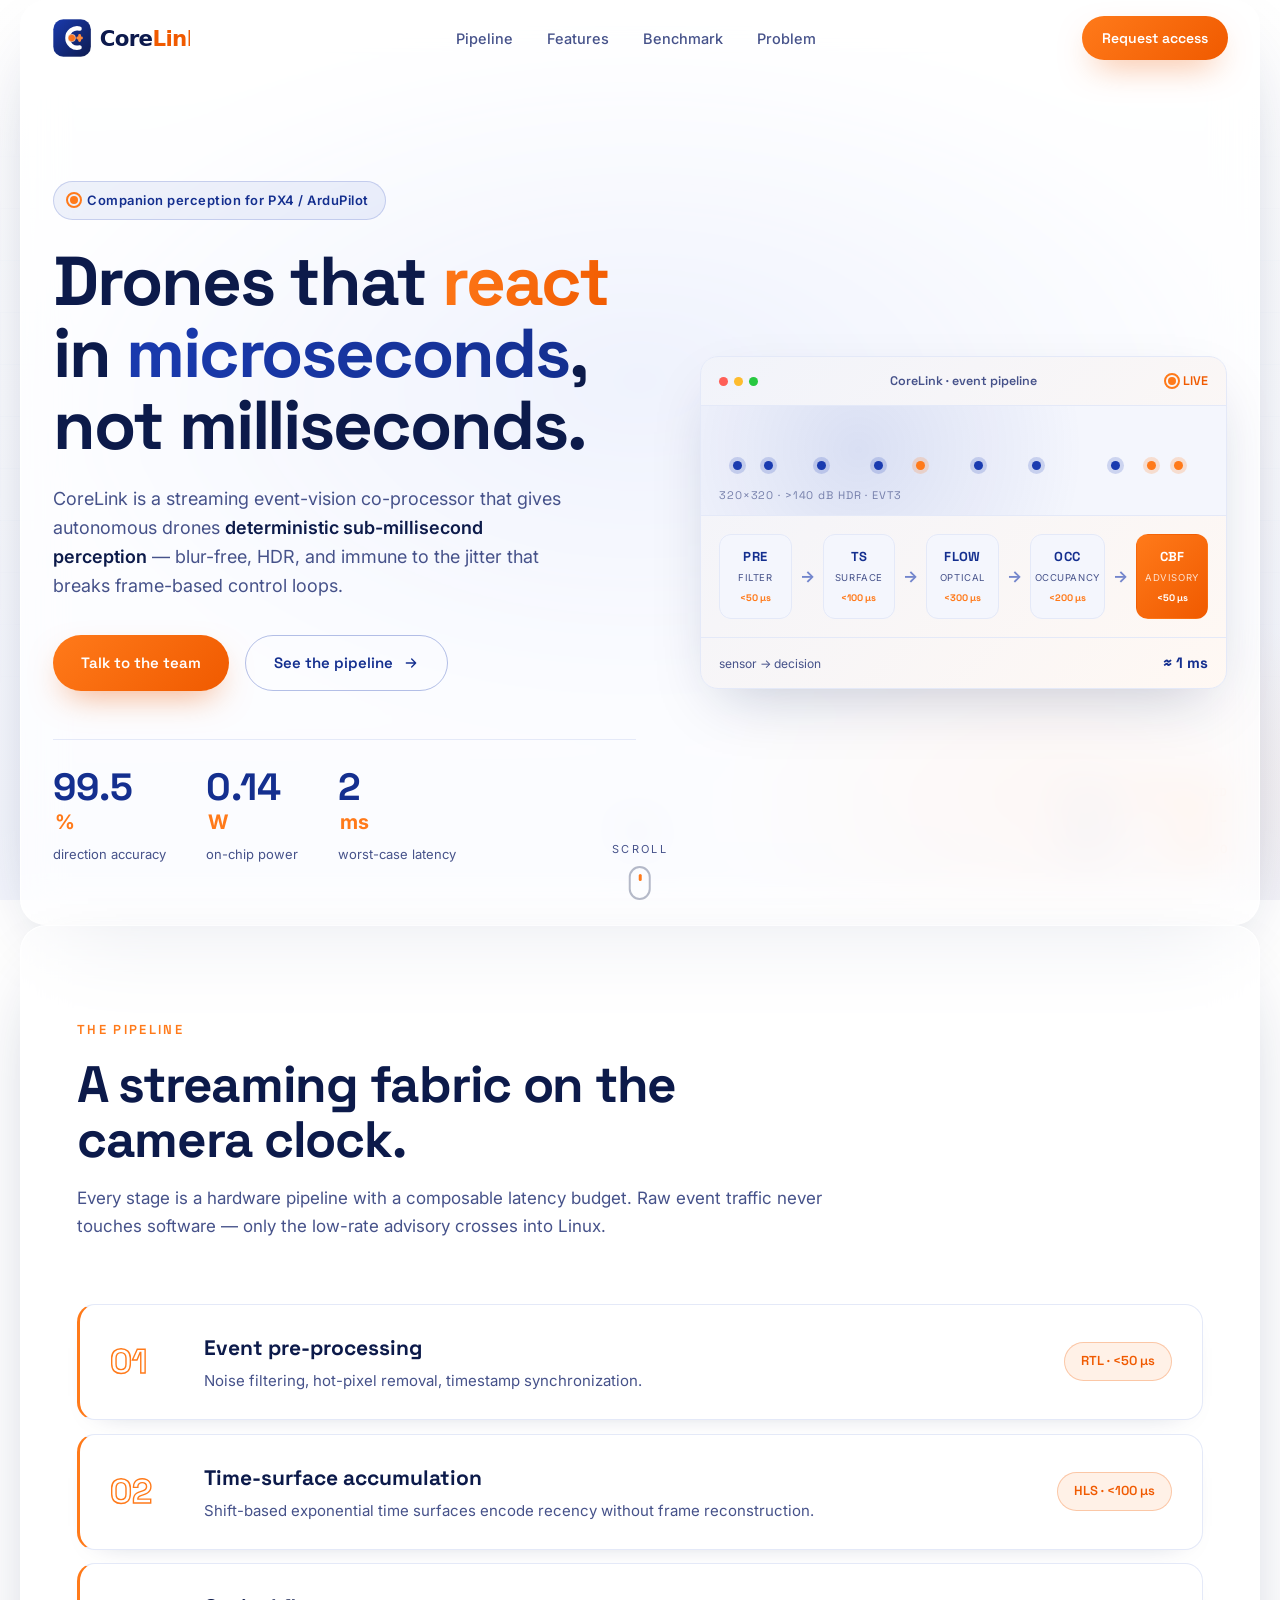
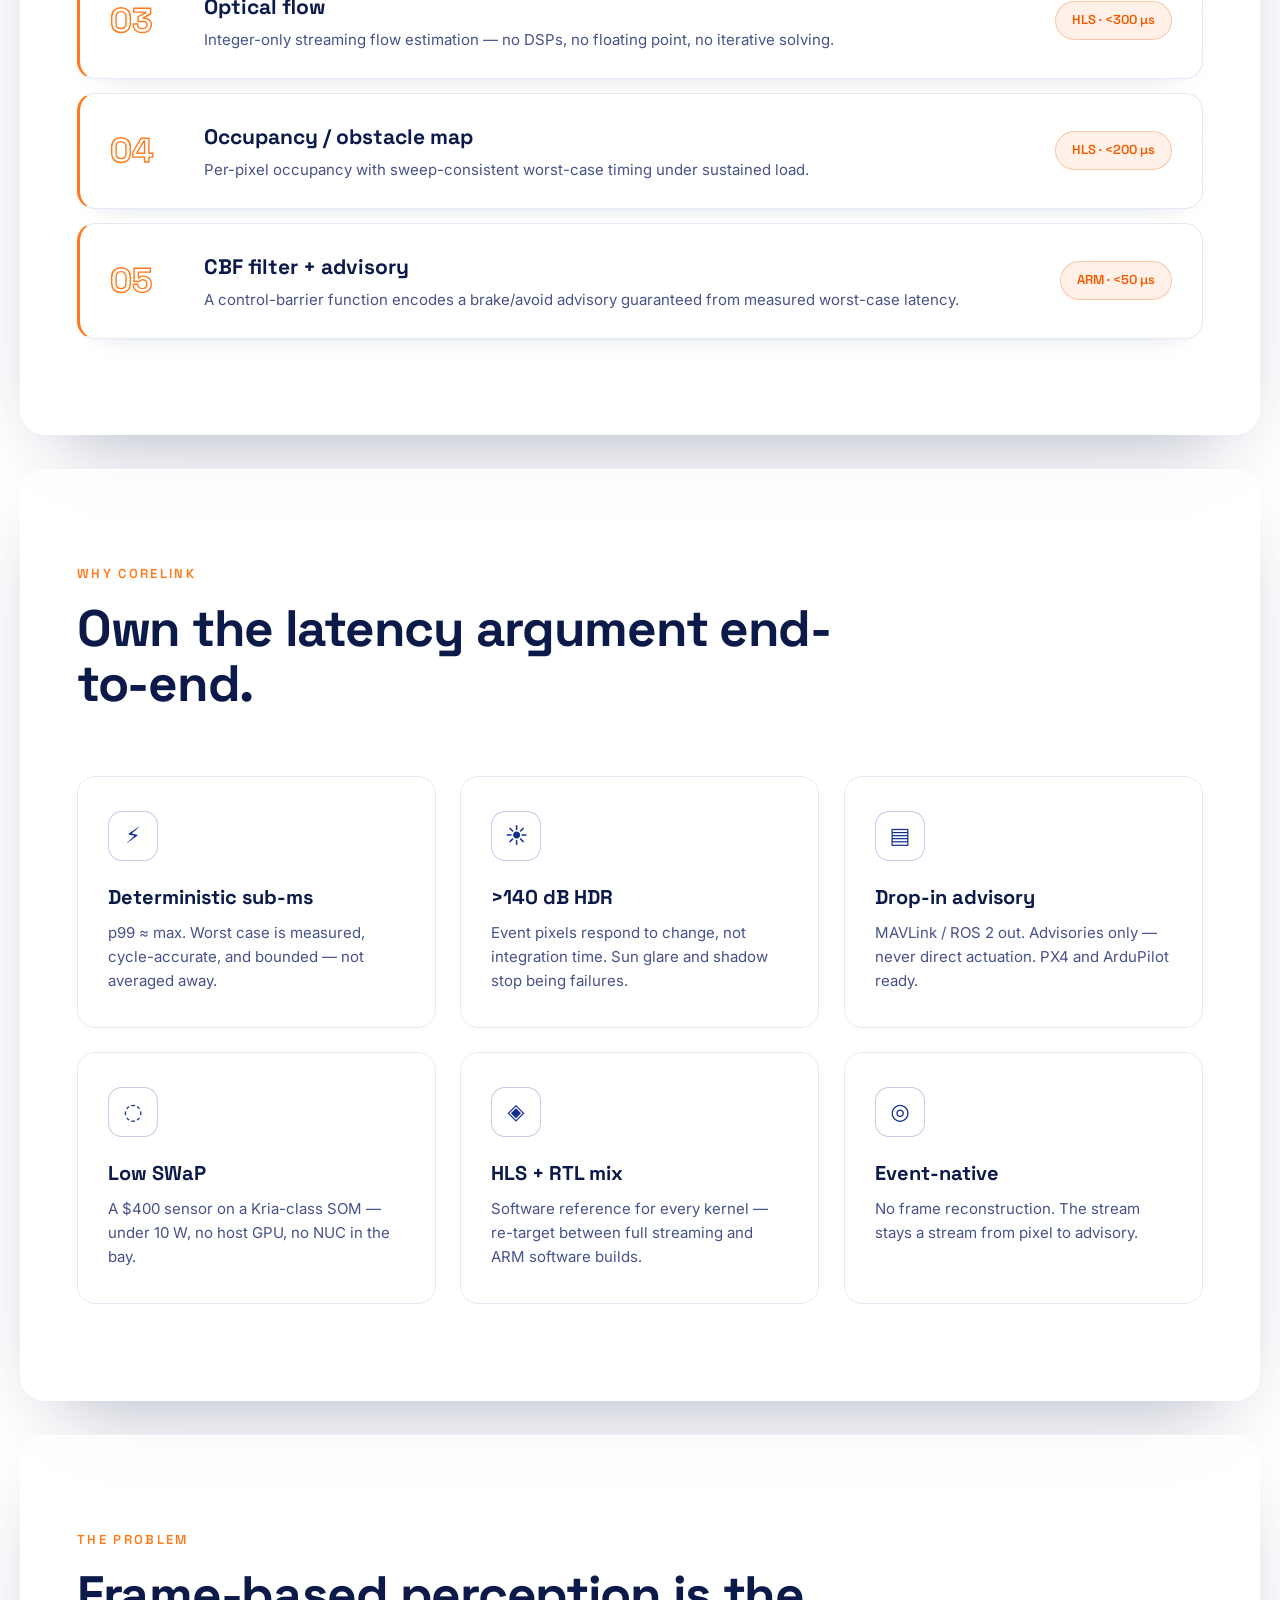
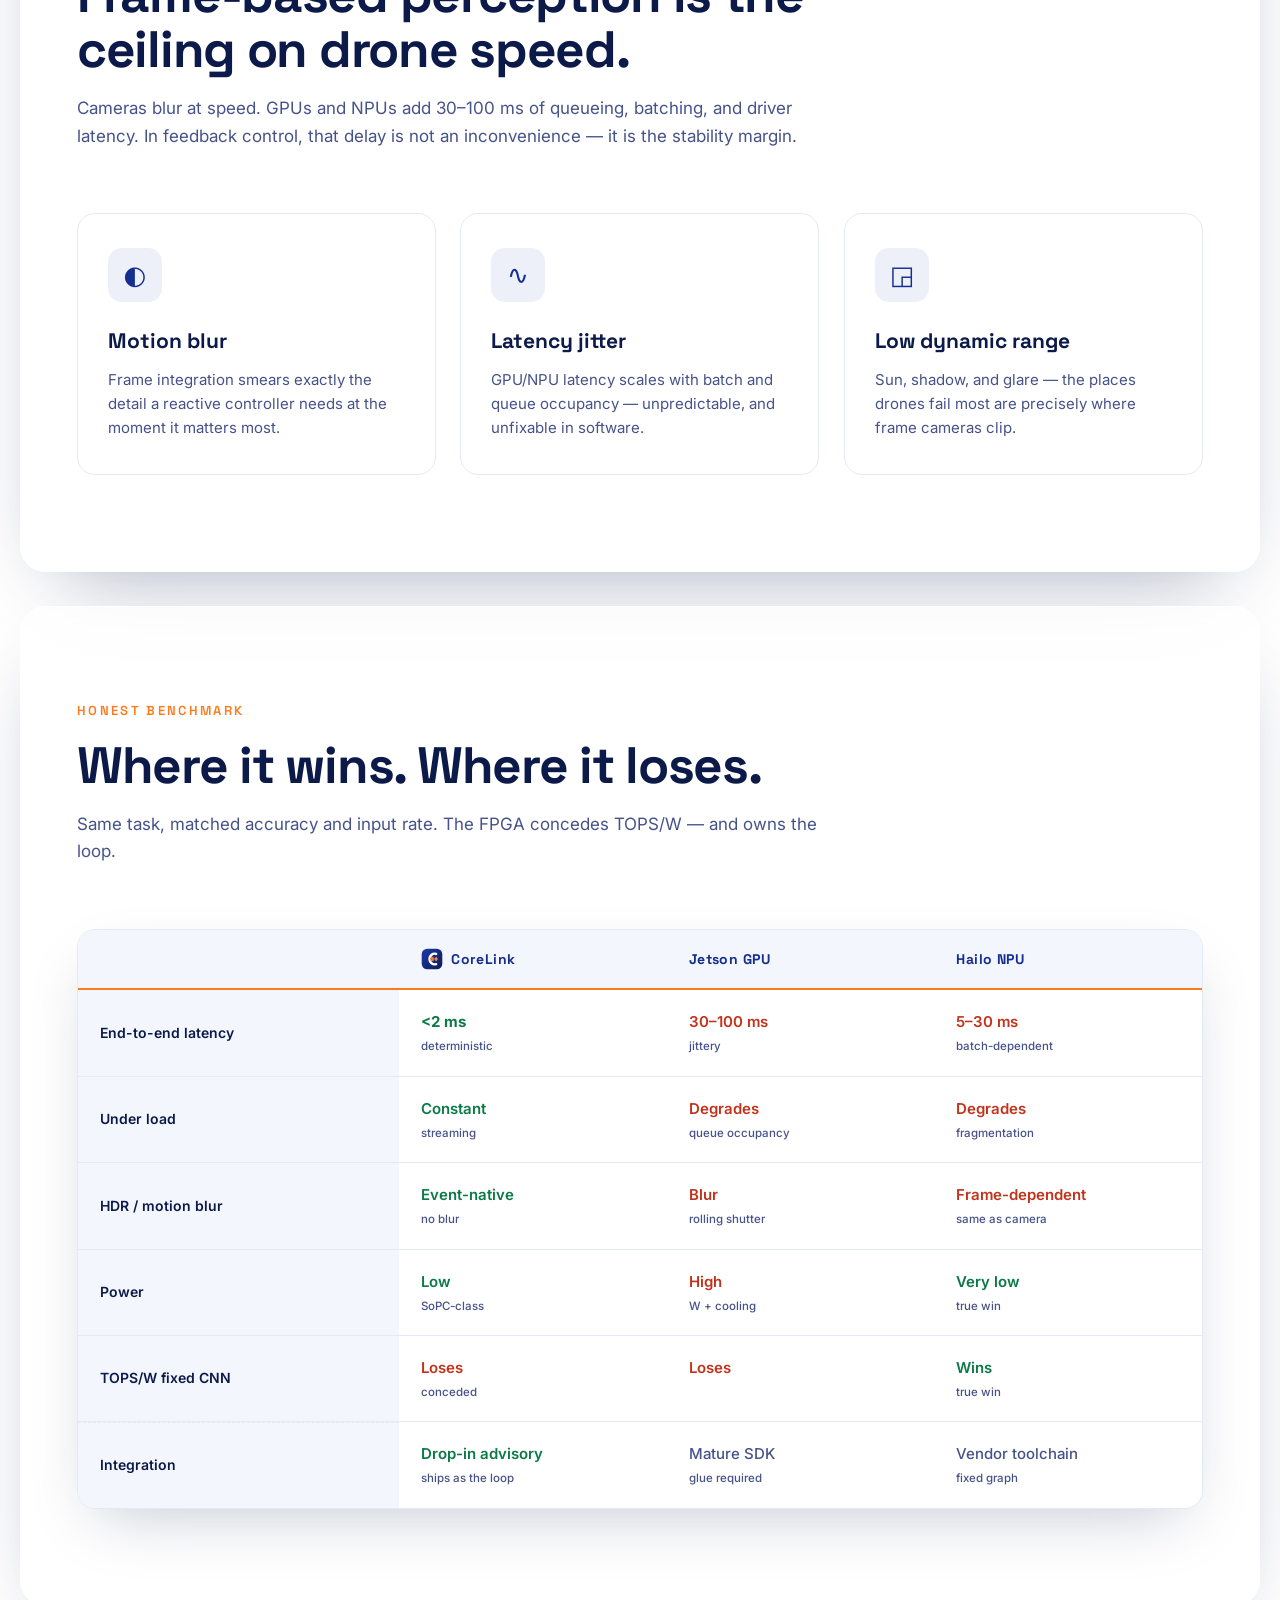
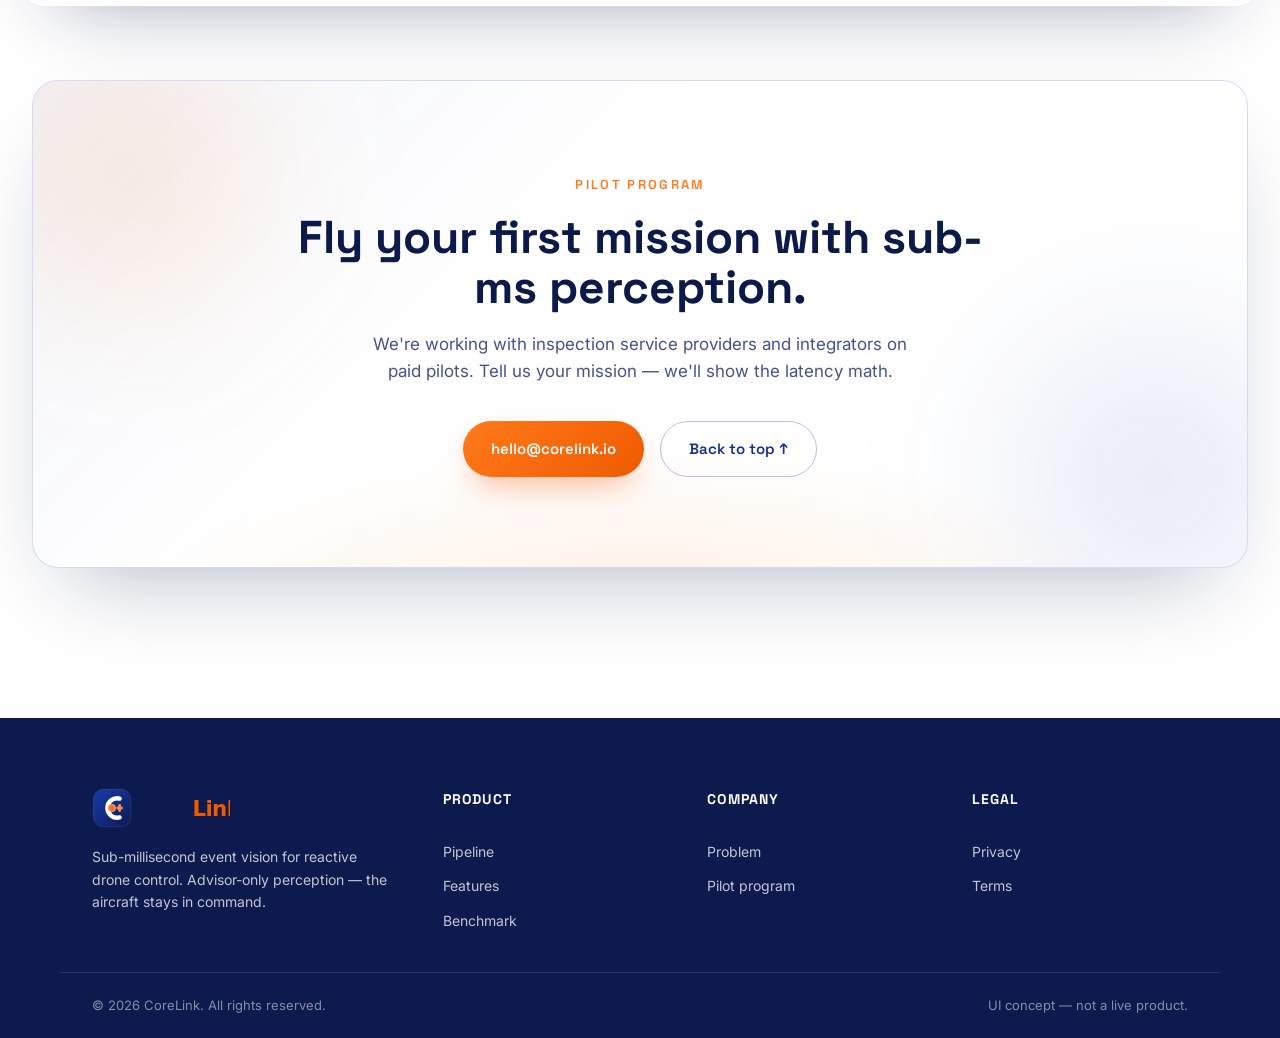
<file: website/index.html>
<!DOCTYPE html>
<html lang="en">
<head>
<meta charset="UTF-8">
<meta name="viewport" content="width=device-width, initial-scale=1.0">
<title>CoreLink — Sub-millisecond event vision for reactive drone control</title>
<link rel="icon" type="image/svg+xml" href="assets/favicon.svg">
<link rel="preconnect" href="https://fonts.googleapis.com">
<link rel="preconnect" href="https://fonts.gstatic.com" crossorigin>
<link href="https://fonts.googleapis.com/css2?family=Space+Grotesk:wght@400;500;600;700&family=Inter:wght@400;500;600;700&display=swap" rel="stylesheet">
<link rel="stylesheet" href="styles.css">
</head>
<body>

<!-- Scroll progress bar -->
<div class="scroll-progress" id="scrollProgress"></div>

<!-- ============ FIXED 3D BACKGROUND (never scrolls) ============ -->
<div class="scene-bg" id="sceneBg">
  <canvas id="drone-canvas" aria-label="CoreLink 3D scene — drone decomposing into an FPGA chip"></canvas>

  <div class="scene-hud">
    <div class="hud-row"><span>STATUS</span><b id="hudStatus">LINK ACQUIRED</b></div>
    <div class="hud-row"><span>LATENCY</span><b id="hudLatency">—</b></div>
    <div class="hud-row"><span>MODULE</span><b id="hudModule">GENX320</b></div>
  </div>

  <div class="scene-scrollhint" id="sceneScrollhint">
    <span>scroll</span>
    <svg width="16" height="16" viewBox="0 0 24 24" fill="none"><path d="M12 5v14m-6-6 6 6 6-6" stroke="currentColor" stroke-width="2" stroke-linecap="round" stroke-linejoin="round"/></svg>
  </div>
</div>

<!-- ============ NAV ============ -->
<header class="nav" id="nav">
  <div class="nav-inner">
    <a href="#top" class="brand">
      <img class="brand-logo" src="assets/logo.svg" alt="CoreLink">
    </a>
    <nav class="nav-links">
      <a href="#pipeline">Pipeline</a>
      <a href="#features">Features</a>
      <a href="#compare">Benchmark</a>
      <a href="#problem">Problem</a>
    </nav>
    <a href="#cta" class="btn btn-primary btn-sm">Request access</a>
  </div>
</header>

<main id="top">

  <!-- ============ HERO ============ -->
  <section class="hero glass">
    <div class="hero-inner">
      <div class="hero-copy reveal">
        <div class="badge">
          <span class="pulse-dot"></span>
          Companion perception for PX4 / ArduPilot
        </div>
        <h1>
          Drones that <span class="grad-orange">react</span> in
          <span class="grad-blue">microseconds</span>, not milliseconds.
        </h1>
        <p class="lead">
          CoreLink is a streaming event-vision co-processor that gives autonomous
          drones <strong>deterministic sub-millisecond perception</strong> — blur-free,
          HDR, and immune to the jitter that breaks frame-based control loops.
        </p>
        <div class="hero-cta">
          <a href="#cta" class="btn btn-primary">Talk to the team</a>
          <a href="#pipeline" class="btn btn-ghost">See the pipeline
            <svg width="16" height="16" viewBox="0 0 24 24" fill="none"><path d="M5 12h14m-6-6 6 6-6 6" stroke="currentColor" stroke-width="2" stroke-linecap="round" stroke-linejoin="round"/></svg>
          </a>
        </div>
        <div class="hero-stats">
          <div class="stat" data-count="99.5" data-decimals="1"><span class="stat-num">0</span><span class="stat-suffix">%</span><span class="stat-label">direction accuracy</span></div>
          <div class="stat" data-count="0.14" data-decimals="2"><span class="stat-num">0</span><span class="stat-suffix">W</span><span class="stat-label">on-chip power</span></div>
          <div class="stat" data-count="2" data-decimals="0"><span class="stat-num">0</span><span class="stat-suffix">ms</span><span class="stat-label">worst-case latency</span></div>
        </div>
      </div>

      <div class="hero-visual reveal" data-delay="120">
        <div class="chip-card">
          <div class="chip-head">
            <span class="chip-dots"><i></i><i></i><i></i></span>
            <span>CoreLink · event pipeline</span>
            <span class="live-tag"><span class="pulse-dot"></span> LIVE</span>
          </div>
          <div class="stream">
            <div class="stream-row">
              <span class="evt" style="--x:6%;--d:0s"></span>
              <span class="evt" style="--x:22%;--d:.4s"></span>
              <span class="evt" style="--x:41%;--d:.9s"></span>
              <span class="evt" style="--x:63%;--d:.2s"></span>
              <span class="evt" style="--x:78%;--d:1.3s"></span>
              <span class="evt" style="--x:90%;--d:.6s"></span>
              <span class="evt" style="--x:12%;--d:1.7s"></span>
              <span class="evt" style="--x:52%;--d:2.1s"></span>
              <span class="evt" style="--x:85%;--d:1.1s"></span>
              <span class="evt" style="--x:33%;--d:2.6s"></span>
            </div>
            <div class="stream-guide">320×320 · &gt;140 dB HDR · EVT3</div>
          </div>
          <div class="flow">
            <div class="flow-stage">
              <b>PRE</b><span>filter</span>
              <small>&lt;50 µs</small>
            </div>
            <div class="flow-arrow">→</div>
            <div class="flow-stage">
              <b>TS</b><span>surface</span>
              <small>&lt;100 µs</small>
            </div>
            <div class="flow-arrow">→</div>
            <div class="flow-stage">
              <b>FLOW</b><span>optical</span>
              <small>&lt;300 µs</small>
            </div>
            <div class="flow-arrow">→</div>
            <div class="flow-stage">
              <b>OCC</b><span>occupancy</span>
              <small>&lt;200 µs</small>
            </div>
            <div class="flow-arrow">→</div>
            <div class="flow-stage flow-stage--out">
              <b>CBF</b><span>advisory</span>
              <small>&lt;50 µs</small>
            </div>
          </div>
          <div class="chip-foot">
            <span>sensor → decision</span>
            <span class="chip-total">≈ 1 ms</span>
          </div>
        </div>
      </div>
    </div>

    <div class="hero-scroll">
      <span>scroll</span>
      <div class="mouse"><i></i></div>
    </div>
  </section>

  <!-- ============ PIPELINE ============ -->
  <section class="section pipeline glass" id="pipeline">
    <div class="section-inner">
      <div class="section-head reveal">
        <span class="kicker">The pipeline</span>
        <h2>A streaming fabric on the camera clock.</h2>
        <p>Every stage is a hardware pipeline with a composable latency budget. Raw event traffic never touches software — only the low-rate advisory crosses into Linux.</p>
      </div>
      <div class="pipeline-list">
        <div class="pl-stage reveal">
          <span class="pl-num">01</span>
          <div class="pl-body">
            <h3>Event pre-processing</h3>
            <p>Noise filtering, hot-pixel removal, timestamp synchronization.</p>
          </div>
          <span class="pl-lat">RTL · &lt;50 µs</span>
        </div>
        <div class="pl-stage reveal">
          <span class="pl-num">02</span>
          <div class="pl-body">
            <h3>Time-surface accumulation</h3>
            <p>Shift-based exponential time surfaces encode recency without frame reconstruction.</p>
          </div>
          <span class="pl-lat">HLS · &lt;100 µs</span>
        </div>
        <div class="pl-stage reveal">
          <span class="pl-num">03</span>
          <div class="pl-body">
            <h3>Optical flow</h3>
            <p>Integer-only streaming flow estimation — no DSPs, no floating point, no iterative solving.</p>
          </div>
          <span class="pl-lat">HLS · &lt;300 µs</span>
        </div>
        <div class="pl-stage reveal">
          <span class="pl-num">04</span>
          <div class="pl-body">
            <h3>Occupancy / obstacle map</h3>
            <p>Per-pixel occupancy with sweep-consistent worst-case timing under sustained load.</p>
          </div>
          <span class="pl-lat">HLS · &lt;200 µs</span>
        </div>
        <div class="pl-stage reveal">
          <span class="pl-num">05</span>
          <div class="pl-body">
            <h3>CBF filter + advisory</h3>
            <p>A control-barrier function encodes a brake/avoid advisory guaranteed from measured worst-case latency.</p>
          </div>
          <span class="pl-lat">ARM · &lt;50 µs</span>
        </div>
      </div>
    </div>
  </section>

  <!-- ============ FEATURES ============ -->
  <section class="section features glass" id="features">
    <div class="section-inner">
      <div class="section-head reveal">
        <span class="kicker">Why CoreLink</span>
        <h2>Own the latency argument end-to-end.</h2>
      </div>
      <div class="feature-grid">
        <div class="feature-card reveal">
          <div class="feat-icon">⚡</div>
          <h3>Deterministic sub-ms</h3>
          <p>p99 ≈ max. Worst case is measured, cycle-accurate, and bounded — not averaged away.</p>
        </div>
        <div class="feature-card reveal" data-delay="60">
          <div class="feat-icon">☀</div>
          <h3>&gt;140 dB HDR</h3>
          <p>Event pixels respond to change, not integration time. Sun glare and shadow stop being failures.</p>
        </div>
        <div class="feature-card reveal" data-delay="120">
          <div class="feat-icon">▤</div>
          <h3>Drop-in advisory</h3>
          <p>MAVLink / ROS 2 out. Advisories only — never direct actuation. PX4 and ArduPilot ready.</p>
        </div>
        <div class="feature-card reveal" data-delay="0">
          <div class="feat-icon">◌</div>
          <h3>Low SWaP</h3>
          <p>A $400 sensor on a Kria-class SOM — under 10 W, no host GPU, no NUC in the bay.</p>
        </div>
        <div class="feature-card reveal" data-delay="60">
          <div class="feat-icon">◈</div>
          <h3>HLS + RTL mix</h3>
          <p>Software reference for every kernel — re-target between full streaming and ARM software builds.</p>
        </div>
        <div class="feature-card reveal" data-delay="120">
          <div class="feat-icon">◎</div>
          <h3>Event-native</h3>
          <p>No frame reconstruction. The stream stays a stream from pixel to advisory.</p>
        </div>
      </div>
    </div>
  </section>

  <!-- ============ PROBLEM ============ -->
  <section class="section problem glass" id="problem">
    <div class="section-inner">
      <div class="section-head reveal">
        <span class="kicker">The problem</span>
        <h2>Frame-based perception is the ceiling on drone speed.</h2>
        <p>Cameras blur at speed. GPUs and NPUs add 30–100 ms of queueing, batching, and driver latency. In feedback control, that delay is not an inconvenience — it is the stability margin.</p>
      </div>
      <div class="problem-grid">
        <div class="problem-card reveal">
          <div class="problem-icon">◐</div>
          <h3>Motion blur</h3>
          <p>Frame integration smears exactly the detail a reactive controller needs at the moment it matters most.</p>
        </div>
        <div class="problem-card reveal" data-delay="80">
          <div class="problem-icon">∿</div>
          <h3>Latency jitter</h3>
          <p>GPU/NPU latency scales with batch and queue occupancy — unpredictable, and unfixable in software.</p>
        </div>
        <div class="problem-card reveal" data-delay="160">
          <div class="problem-icon">◲</div>
          <h3>Low dynamic range</h3>
          <p>Sun, shadow, and glare — the places drones fail most are precisely where frame cameras clip.</p>
        </div>
      </div>
    </div>
  </section>

  <!-- ============ COMPARE ============ -->
  <section class="section compare glass" id="compare">
    <div class="section-inner">
      <div class="section-head reveal">
        <span class="kicker">Honest benchmark</span>
        <h2>Where it wins. Where it loses.</h2>
        <p>Same task, matched accuracy and input rate. The FPGA concedes TOPS/W — and owns the loop.</p>
      </div>
      <div class="compare-wrap reveal">
        <div class="compare-table">
          <div class="ct-row ct-head">
            <div></div><div><img src="assets/logo-mark.svg" alt="CoreLink" class="ct-logo"> CoreLink</div><div>Jetson GPU</div><div>Hailo NPU</div>
          </div>
          <div class="ct-row">
            <div class="ct-label">End-to-end latency</div>
            <div class="ct-cell ct-win"><b>&lt;2 ms</b><small>deterministic</small></div>
            <div class="ct-cell ct-lose">30–100 ms<small>jittery</small></div>
            <div class="ct-cell ct-lose">5–30 ms<small>batch-dependent</small></div>
          </div>
          <div class="ct-row">
            <div class="ct-label">Under load</div>
            <div class="ct-cell ct-win">Constant<small>streaming</small></div>
            <div class="ct-cell ct-lose">Degrades<small>queue occupancy</small></div>
            <div class="ct-cell ct-lose">Degrades<small>fragmentation</small></div>
          </div>
          <div class="ct-row">
            <div class="ct-label">HDR / motion blur</div>
            <div class="ct-cell ct-win">Event-native<small>no blur</small></div>
            <div class="ct-cell ct-lose">Blur<small>rolling shutter</small></div>
            <div class="ct-cell ct-lose">Frame-dependent<small>same as camera</small></div>
          </div>
          <div class="ct-row">
            <div class="ct-label">Power</div>
            <div class="ct-cell ct-win">Low<small>SoPC-class</small></div>
            <div class="ct-cell ct-lose">High<small>W + cooling</small></div>
            <div class="ct-cell ct-win">Very low<small>true win</small></div>
          </div>
          <div class="ct-row">
            <div class="ct-label">TOPS/W fixed CNN</div>
            <div class="ct-cell ct-lose">Loses<small>conceded</small></div>
            <div class="ct-cell ct-lose">Loses</div>
            <div class="ct-cell ct-win">Wins<small>true win</small></div>
          </div>
          <div class="ct-row ct-foot">
            <div class="ct-label">Integration</div>
            <div class="ct-cell ct-win">Drop-in advisory<small>ships as the loop</small></div>
            <div class="ct-cell ct-neutral">Mature SDK<small>glue required</small></div>
            <div class="ct-cell ct-neutral">Vendor toolchain<small>fixed graph</small></div>
          </div>
        </div>
      </div>
    </div>
  </section>

  <!-- ============ CTA ============ -->
  <section class="section cta" id="cta">
    <div class="cta-card reveal">
      <div class="cta-orbs" aria-hidden="true"></div>
      <span class="kicker">Pilot program</span>
      <h2>Fly your first mission with sub-ms perception.</h2>
      <p>We're working with inspection service providers and integrators on paid pilots. Tell us your mission — we'll show the latency math.</p>
      <div class="cta-actions">
        <a href="mailto:hello@corelink.io" class="btn btn-primary">hello@corelink.io</a>
        <a href="#top" class="btn btn-ghost">Back to top ↑</a>
      </div>
    </div>
  </section>

</main>

<!-- ============ FOOTER ============ -->
<footer class="footer">
  <div class="footer-inner">
    <div class="footer-brand">
      <img class="brand-logo" src="assets/logo.svg" alt="CoreLink">
      <p>Sub-millisecond event vision for reactive drone control. Advisor-only perception — the aircraft stays in command.</p>
    </div>
    <div class="footer-cols">
      <div>
        <h4>Product</h4>
        <a href="#pipeline">Pipeline</a>
        <a href="#features">Features</a>
        <a href="#compare">Benchmark</a>
      </div>
      <div>
        <h4>Company</h4>
        <a href="#problem">Problem</a>
        <a href="#cta">Pilot program</a>
      </div>
      <div>
        <h4>Legal</h4>
        <a href="#">Privacy</a>
        <a href="#">Terms</a>
      </div>
    </div>
  </div>
  <div class="footer-bar">
    <span>© 2026 CoreLink. All rights reserved.</span>
    <span>UI concept — not a live product.</span>
  </div>
</footer>

<script src="vendor/three.min.js"></script>
<script src="drone.js"></script>
<script src="script.js"></script>
</body>
</html>
</file>
<file: website/styles.css>
/* =========================================================
   CoreLink — Website UI
   Palette: white dominant · deeper royal blue · orange accent
   ========================================================= */

:root {
  --white: #ffffff;
  --bg-soft: #f4f6fd;
  --ink: #0c1a4a;
  --ink-soft: #46528a;

  --blue: #1a3bb0;
  --blue-strong: #142f8f;
  --blue-deep: #0d1a4d;
  --blue-bg: #10296e;
  --blue-bg-2: #0a1842;
  --blue-glow: rgba(20, 47, 143, .38);

  --orange: #ff7a1a;
  --orange-bright: #ffa14d;
  --orange-deep: #f05a00;

  --line: #e4e9f8;
  --radius: 18px;
  --radius-sm: 12px;
  --shadow: 0 24px 60px -22px rgba(12, 26, 74, .25);
  --font-head: "Space Grotesk", "Inter", system-ui, sans-serif;
  --font-body: "Inter", system-ui, -apple-system, sans-serif;
}

* { margin: 0; padding: 0; box-sizing: border-box; }

html { scroll-behavior: smooth; }

body {
  font-family: var(--font-body);
  color: var(--ink);
  background: var(--white);
  line-height: 1.6;
  overflow-x: clip;
  -webkit-font-smoothing: antialiased;
}

main {
  position: relative;
  z-index: 2;
}

::selection { background: var(--orange); color: #fff; }

img { max-width: 100%; display: block; }

a { color: inherit; text-decoration: none; }

/* ---------- Scroll progress ---------- */
.scroll-progress {
  position: fixed;
  top: 0; left: 0;
  height: 3px;
  width: 0%;
  background: linear-gradient(90deg, var(--orange), var(--orange-bright));
  z-index: 1000;
}

/* ---------- Ambient background ---------- */
.ambient {
  position: fixed;
  inset: 0;
  z-index: -2;
  pointer-events: none;
  background: var(--white);
}
.orb {
  position: absolute;
  border-radius: 50%;
  filter: blur(90px);
  opacity: .5;
}
.orb-a {
  width: 560px; height: 560px;
  top: -160px; right: -120px;
  background: radial-gradient(circle at 30% 30%, rgba(26, 59, 176, .32), rgba(26, 59, 176, 0));
  animation: drift 18s ease-in-out infinite alternate;
}
.orb-b {
  width: 480px; height: 480px;
  bottom: -140px; left: -140px;
  background: radial-gradient(circle at 60% 60%, rgba(255, 122, 26, .32), rgba(255, 122, 26, 0));
  animation: drift 22s ease-in-out infinite alternate-reverse;
}
.grid-overlay {
  position: absolute;
  inset: 0;
  background-image:
    linear-gradient(rgba(26, 59, 176, .05) 1px, transparent 1px),
    linear-gradient(90deg, rgba(26, 59, 176, .05) 1px, transparent 1px);
  background-size: 54px 54px;
  mask-image: radial-gradient(ellipse 90% 60% at 50% 0%, black 20%, transparent 75%);
  -webkit-mask-image: radial-gradient(ellipse 90% 60% at 50% 0%, black 20%, transparent 75%);
}
@keyframes drift {
  from { transform: translate(0, 0) scale(1); }
  to   { transform: translate(40px, -30px) scale(1.12); }
}

/* ---------- Buttons ---------- */
.btn {
  display: inline-flex;
  align-items: center;
  gap: 10px;
  font-family: var(--font-head);
  font-weight: 600;
  font-size: 15px;
  padding: 15px 28px;
  border-radius: 999px;
  transition: transform .25s ease, box-shadow .25s ease, background .25s ease;
  cursor: pointer;
}
.btn-primary {
  color: #fff;
  background: linear-gradient(135deg, var(--orange), var(--orange-deep));
  box-shadow: 0 14px 34px -12px rgba(240, 90, 0, .55);
}
.btn-primary:hover {
  transform: translateY(-3px);
  box-shadow: 0 20px 44px -12px rgba(240, 90, 0, .65);
}
.btn-ghost {
  color: var(--blue-strong);
  background: transparent;
  border: 1.5px solid rgba(26, 59, 176, .32);
}
.btn-ghost:hover {
  border-color: var(--blue);
  background: rgba(26, 59, 176, .06);
  transform: translateY(-3px);
}
.btn-ghost--light {
  color: #fff;
  border-color: rgba(255, 255, 255, .35);
}
.btn-ghost--light:hover {
  border-color: #fff;
  background: rgba(255, 255, 255, .1);
}
.btn-sm { padding: 11px 20px; font-size: 14px; }

/* ---------- Nav ---------- */
.nav {
  position: fixed;
  top: 0; left: 0; right: 0;
  z-index: 500;
  transition: background .35s ease, box-shadow .35s ease, backdrop-filter .35s ease;
}
.nav.scrolled {
  background: rgba(255, 255, 255, .85);
  backdrop-filter: blur(16px);
  -webkit-backdrop-filter: blur(16px);
  box-shadow: 0 10px 30px -18px rgba(12, 26, 74, .28);
  border-bottom: 1px solid rgba(26, 59, 176, .08);
}
.nav-inner {
  max-width: 1240px;
  margin: 0 auto;
  padding: 16px 32px;
  display: flex;
  align-items: center;
  justify-content: space-between;
  gap: 24px;
}
.brand { display: flex; align-items: center; gap: 12px; }
.brand-logo { height: 40px; width: auto; }
.brand-logo--light { filter: brightness(0) invert(1); }
.nav-links { display: flex; gap: 34px; }
.nav-links a {
  font-size: 14.5px;
  font-weight: 500;
  color: var(--ink-soft);
  position: relative;
  transition: color .2s ease;
}
.nav-links a::after {
  content: "";
  position: absolute;
  left: 0; bottom: -6px;
  width: 0%; height: 2px;
  background: var(--orange);
  border-radius: 2px;
  transition: width .28s ease;
}
.nav-links a:hover { color: var(--blue); }
.nav-links a:hover::after { width: 100%; }

/* ---------- Hero ---------- */
.hero {
  position: relative;
  max-width: 1240px;
  margin: 0 auto;
  padding: 180px 32px 60px;
  min-height: 100vh;
  display: flex;
  align-items: center;
}
.hero-inner {
  display: grid;
  grid-template-columns: 1.05fr .95fr;
  gap: 64px;
  align-items: center;
  width: 100%;
}
.badge {
  display: inline-flex;
  align-items: center;
  gap: 9px;
  font-size: 13px;
  font-weight: 600;
  letter-spacing: .04em;
  color: var(--blue-strong);
  background: rgba(26, 59, 176, .07);
  border: 1px solid rgba(26, 59, 176, .18);
  padding: 8px 16px;
  border-radius: 999px;
  margin-bottom: 26px;
}
.pulse-dot {
  width: 8px; height: 8px;
  border-radius: 50%;
  background: var(--orange);
  position: relative;
  display: inline-block;
}
.pulse-dot::after {
  content: "";
  position: absolute;
  inset: -4px;
  border-radius: 50%;
  border: 2px solid var(--orange);
  animation: pulse 2s ease-out infinite;
}
@keyframes pulse {
  0% { transform: scale(.6); opacity: 1; }
  100% { transform: scale(1.6); opacity: 0; }
}
.hero h1 {
  font-family: var(--font-head);
  font-weight: 700;
  font-size: clamp(42px, 5.4vw, 74px);
  line-height: 1.04;
  letter-spacing: -.03em;
  margin-bottom: 24px;
}
.grad-orange {
  background: linear-gradient(120deg, var(--orange), var(--orange-deep));
  -webkit-background-clip: text;
  background-clip: text;
  color: transparent;
}
.grad-blue {
  background: linear-gradient(120deg, var(--blue), var(--blue-strong));
  -webkit-background-clip: text;
  background-clip: text;
  color: transparent;
}
.lead {
  font-size: 18px;
  color: var(--ink-soft);
  max-width: 520px;
  margin-bottom: 34px;
}
.lead strong { color: var(--ink); font-weight: 600; }
.hero-cta { display: flex; gap: 16px; flex-wrap: wrap; margin-bottom: 48px; }

.hero-stats {
  display: flex;
  gap: 40px;
  padding-top: 28px;
  border-top: 1px solid var(--line);
}
.stat { display: flex; flex-direction: column; }
.stat-num {
  font-family: var(--font-head);
  font-size: 38px;
  font-weight: 700;
  color: var(--blue-strong);
  line-height: 1;
}
.stat-suffix { font-size: 20px; font-weight: 700; color: var(--orange); margin-left: 2px; }
.stat-label { font-size: 13px; color: var(--ink-soft); margin-top: 6px; }

/* Hero visual chip */
.hero-visual { position: relative; }
.chip-card {
  background: #fff;
  border: 1px solid var(--line);
  border-radius: var(--radius);
  box-shadow: var(--shadow);
  overflow: hidden;
  position: relative;
}
.chip-card::before {
  content: "";
  position: absolute;
  inset: 0;
  background: linear-gradient(135deg, rgba(26, 59, 176, .06), rgba(255, 122, 26, .05));
  z-index: 0;
  pointer-events: none;
}
.chip-head {
  display: flex;
  align-items: center;
  justify-content: space-between;
  padding: 14px 18px;
  font-family: var(--font-head);
  font-size: 12.5px;
  font-weight: 600;
  color: var(--ink-soft);
  border-bottom: 1px solid var(--line);
  position: relative;
  z-index: 1;
}
.chip-dots { display: flex; gap: 6px; }
.chip-dots i { width: 9px; height: 9px; border-radius: 50%; background: var(--line); }
.chip-dots i:nth-child(1) { background: #ff5f57; }
.chip-dots i:nth-child(2) { background: #febc2e; }
.chip-dots i:nth-child(3) { background: #28c840; }
.live-tag {
  display: inline-flex;
  align-items: center;
  gap: 7px;
  color: var(--orange-deep);
}

/* Event stream */
.stream {
  position: relative;
  z-index: 1;
  height: 110px;
  background:
    radial-gradient(circle at 30% 40%, rgba(26, 59, 176, .12), transparent 60%),
    var(--bg-soft);
  border-bottom: 1px solid var(--line);
  overflow: hidden;
}
.stream-row { position: absolute; inset: 0; }
.evt {
  position: absolute;
  top: 50%;
  width: 9px; height: 9px;
  border-radius: 50%;
  background: var(--blue);
  box-shadow: 0 0 0 4px rgba(26, 59, 176, .18);
  left: var(--x);
  animation: evtfly 3.2s linear infinite;
  animation-delay: var(--d);
}
.evt:nth-child(3n) { background: var(--orange); box-shadow: 0 0 0 4px rgba(255, 122, 26, .2); }
@keyframes evtfly {
  0%   { transform: translate(0, -140px); opacity: 0; }
  15%  { opacity: 1; }
  85%  { opacity: 1; }
  100% { transform: translate(0, 140px); opacity: 0; }
}
.stream-guide {
  position: absolute;
  left: 18px; bottom: 10px;
  font-size: 11px;
  font-family: var(--font-head);
  letter-spacing: .08em;
  color: var(--ink-soft);
  opacity: .7;
  z-index: 2;
}

/* Flow stages */
.flow {
  position: relative;
  z-index: 1;
  display: flex;
  align-items: stretch;
  gap: 8px;
  padding: 18px;
}
.flow-stage {
  flex: 1;
  display: flex;
  flex-direction: column;
  align-items: center;
  justify-content: center;
  gap: 2px;
  background: var(--bg-soft);
  border: 1px solid var(--line);
  border-radius: var(--radius-sm);
  padding: 12px 4px;
  transition: transform .3s ease, border-color .3s ease, background .3s ease;
}
.flow-stage:hover { transform: translateY(-4px); border-color: rgba(26, 59, 176, .4); background: #fff; }
.flow-stage b {
  font-family: var(--font-head);
  font-size: 13px;
  letter-spacing: .02em;
  color: var(--blue-strong);
}
.flow-stage span { font-size: 9.5px; color: var(--ink-soft); text-transform: uppercase; letter-spacing: .06em; }
.flow-stage small {
  font-size: 9.5px;
  font-weight: 700;
  color: var(--orange);
  margin-top: 4px;
  font-family: var(--font-head);
}
.flow-stage--out {
  background: linear-gradient(135deg, var(--orange), var(--orange-deep));
  border-color: transparent;
}
.flow-stage--out b { color: #fff; }
.flow-stage--out span { color: rgba(255, 255, 255, .8); }
.flow-stage--out small { color: #fff; }
.flow-arrow {
  align-self: center;
  color: var(--blue);
  font-weight: 700;
  font-size: 16px;
  opacity: .6;
}
.chip-foot {
  display: flex;
  justify-content: space-between;
  align-items: center;
  padding: 13px 18px;
  border-top: 1px solid var(--line);
  font-size: 12px;
  color: var(--ink-soft);
  position: relative;
  z-index: 1;
}
.chip-total {
  font-family: var(--font-head);
  font-weight: 700;
  font-size: 15px;
  color: var(--blue-strong);
}

.hero-scroll {
  position: absolute;
  left: 50%;
  bottom: 24px;
  transform: translateX(-50%);
  display: flex;
  flex-direction: column;
  align-items: center;
  gap: 8px;
  font-size: 11px;
  letter-spacing: .22em;
  text-transform: uppercase;
  color: var(--ink-soft);
}
.mouse {
  width: 22px; height: 34px;
  border: 2px solid rgba(12, 26, 74, .3);
  border-radius: 12px;
  display: flex;
  justify-content: center;
  padding-top: 6px;
}
.mouse i {
  width: 3px; height: 7px;
  border-radius: 3px;
  background: var(--orange);
  animation: wheel 1.6s ease-in-out infinite;
}
@keyframes wheel {
  0% { transform: translateY(0); opacity: 1; }
  100% { transform: translateY(10px); opacity: 0; }
}

/* ---------- Marquee ---------- */
.marquee {
  overflow: hidden;
  padding: 22px 0;
  border-top: 1px solid var(--line);
  border-bottom: 1px solid var(--line);
  background: var(--white);
}
.marquee-track {
  display: flex;
  gap: 40px;
  white-space: nowrap;
  width: max-content;
  animation: marquee 30s linear infinite;
}
.marquee-track span {
  font-family: var(--font-head);
  font-weight: 600;
  font-size: 15px;
  letter-spacing: .12em;
  color: var(--blue-strong);
}
.marquee-track i {
  color: var(--orange);
  font-size: 12px;
  font-style: normal;
}
@keyframes marquee {
  from { transform: translateX(0); }
  to   { transform: translateX(-50%); }
}

/* ---------- Sections (shared) ---------- */
.section { padding: 90px 32px 110px; position: relative; }
.section .glass + .glass { margin-top: 0; }
.section-inner {
  max-width: 1160px;
  margin: 0 auto;
}
.section-head { max-width: 760px; margin-bottom: 64px; }
.section-head h2 {
  font-family: var(--font-head);
  font-weight: 700;
  font-size: clamp(32px, 4vw, 52px);
  line-height: 1.08;
  letter-spacing: -.025em;
  margin-bottom: 18px;
}
.section-head p { font-size: 17px; color: var(--ink-soft); }
.kicker {
  display: inline-block;
  font-family: var(--font-head);
  font-weight: 600;
  font-size: 13px;
  letter-spacing: .18em;
  text-transform: uppercase;
  color: var(--orange);
  margin-bottom: 16px;
}
.kicker--light { color: var(--orange-bright); }

/* =========================================================
   3D SCENE — fixed full-viewport background, never scrolls
   Content panels scroll UP over it (scroll-over style).
   ========================================================= */
.scene-bg {
  position: fixed;
  inset: 0;
  z-index: 0;
  pointer-events: none;
  overflow: hidden;
  background:
    radial-gradient(ellipse 75% 60% at 50% 42%, rgba(26, 59, 176, .18), transparent 65%),
    radial-gradient(ellipse 45% 40% at 82% 88%, rgba(255, 122, 26, .10), transparent 60%),
    linear-gradient(180deg, var(--white) 0%, var(--bg-soft) 100%);
}
.scene-bg::before {
  content: "";
  position: absolute;
  inset: 0;
  background-image:
    linear-gradient(rgba(26, 59, 176, .05) 1px, transparent 1px),
    linear-gradient(90deg, rgba(26, 59, 176, .05) 1px, transparent 1px);
  background-size: 52px 52px;
  mask-image: radial-gradient(ellipse 75% 65% at 50% 45%, black, transparent 85%);
  -webkit-mask-image: radial-gradient(ellipse 75% 65% at 50% 45%, black, transparent 85%);
  pointer-events: none;
}
.scene-bg.no-webgl #drone-canvas { display: none; }
.scene-bg.no-webgl::after {
  content: "3D preview unavailable in this browser — WebGL is required.";
  position: absolute;
  inset: 0;
  display: grid;
  place-items: center;
  font-family: var(--font-head);
  font-size: 14px;
  color: var(--ink-soft);
  padding: 0 20px;
  text-align: center;
}
#drone-canvas {
  position: absolute;
  inset: 0;
  width: 100%;
  height: 100%;
  display: block;
}

/* HUD pinned to scene (always visible over bg) */
.scene-hud {
  position: absolute;
  right: 4vw;
  bottom: 42px;
  display: flex;
  flex-direction: column;
  gap: 10px;
  font-family: var(--font-head);
  font-size: 11.5px;
  letter-spacing: .14em;
  z-index: 3;
  text-align: right;
  opacity: 0;
  animation: hudIn 1s .6s ease forwards;
}
@keyframes hudIn { to { opacity: 1; } }
.hud-row { display: flex; gap: 14px; justify-content: space-between; align-items: baseline; }
.hud-row span { color: var(--ink-soft); }
.hud-row b { color: var(--orange); font-weight: 600; }

/* scroll hint pinned to scene */
.scene-scrollhint {
  position: absolute;
  left: 50%;
  bottom: 42px;
  transform: translateX(-50%);
  display: flex;
  flex-direction: column;
  align-items: center;
  gap: 8px;
  font-size: 11px;
  letter-spacing: .22em;
  text-transform: uppercase;
  color: var(--ink-soft);
  z-index: 3;
  transition: opacity .5s ease;
  opacity: 0;
  animation: hudIn 1s 1.2s ease forwards;
}
.scene-scrollhint svg { animation: hintbounce 1.8s ease-in-out infinite; }
@keyframes hintbounce {
  0%, 100% { transform: translateY(0); }
  50% { transform: translateY(8px); }
}
.scene-scrollhint.hidden { opacity: 0; animation: none; }

/* =========================================================
   Glass content panels — scroll UP over the fixed 3D scene
   ========================================================= */
.glass {
  background: rgba(255, 255, 255, .66);
  backdrop-filter: blur(22px) saturate(140%);
  -webkit-backdrop-filter: blur(22px) saturate(140%);
  border: 1px solid rgba(255, 255, 255, .85);
  border-radius: 26px;
  box-shadow: 0 30px 80px -40px rgba(12, 26, 74, .45);
}
.section.glass {
  max-width: 1240px;
  margin: 0 auto 34px;
  padding: 90px 56px 96px;
}

/* ---------- Problem ---------- */
.problem-grid {
  display: grid;
  grid-template-columns: repeat(3, 1fr);
  gap: 24px;
}
.problem-card {
  background: #fff;
  border: 1px solid var(--line);
  border-radius: var(--radius);
  padding: 34px 30px;
  transition: transform .35s ease, box-shadow .35s ease, border-color .35s ease;
}
.problem-card:hover {
  transform: translateY(-8px);
  box-shadow: var(--shadow);
  border-color: rgba(26, 59, 176, .28);
}
.problem-icon {
  width: 54px; height: 54px;
  display: grid;
  place-items: center;
  font-size: 26px;
  color: var(--blue-strong);
  background: rgba(26, 59, 176, .08);
  border-radius: 14px;
  margin-bottom: 22px;
}
.problem-card h3 {
  font-family: var(--font-head);
  font-size: 21px;
  margin-bottom: 10px;
}
.problem-card p { color: var(--ink-soft); font-size: 15px; }

/* ---------- Pipeline (white) ---------- */
.pipeline-list {
  display: flex;
  flex-direction: column;
  gap: 14px;
}
.pl-stage {
  display: grid;
  grid-template-columns: 70px 1fr auto;
  align-items: center;
  gap: 24px;
  background: #fff;
  border: 1px solid var(--line);
  border-left: 3px solid var(--orange);
  border-radius: var(--radius);
  padding: 26px 30px;
  box-shadow: 0 10px 30px -24px rgba(12, 26, 74, .4);
  transition: transform .35s ease, box-shadow .35s ease, border-color .35s ease;
}
.pl-stage:hover {
  transform: translateX(12px);
  box-shadow: var(--shadow);
  border-left-color: var(--blue);
}
.pl-num {
  font-family: var(--font-head);
  font-size: 34px;
  font-weight: 700;
  color: transparent;
  -webkit-text-stroke: 1.4px var(--orange);
}
.pl-body h3 { font-family: var(--font-head); font-size: 21px; margin-bottom: 4px; color: var(--ink); }
.pl-body p { color: var(--ink-soft); font-size: 15px; }
.pl-lat {
  font-family: var(--font-head);
  font-size: 13px;
  font-weight: 600;
  color: var(--orange-deep);
  background: rgba(255, 122, 26, .1);
  border: 1px solid rgba(240, 90, 0, .28);
  padding: 8px 16px;
  border-radius: 999px;
  white-space: nowrap;
}

/* ---------- Features ---------- */
.feature-grid {
  display: grid;
  grid-template-columns: repeat(3, 1fr);
  gap: 24px;
}
.feature-card {
  background: #fff;
  border: 1px solid var(--line);
  border-radius: var(--radius);
  padding: 34px 30px;
  position: relative;
  overflow: hidden;
  transition: transform .35s ease, box-shadow .35s ease, border-color .35s ease;
}
.feature-card::before {
  content: "";
  position: absolute;
  top: 0; left: 0; right: 0;
  height: 3px;
  background: linear-gradient(90deg, var(--blue), var(--orange));
  transform: scaleX(0);
  transform-origin: left;
  transition: transform .4s ease;
}
.feature-card:hover {
  transform: translateY(-8px);
  box-shadow: var(--shadow);
  border-color: rgba(26, 59, 176, .22);
}
.feature-card:hover::before { transform: scaleX(1); }
.feat-icon {
  width: 50px; height: 50px;
  display: grid;
  place-items: center;
  font-size: 22px;
  color: var(--blue-strong);
  background: #fff;
  border: 1.5px solid rgba(26, 59, 176, .25);
  border-radius: 14px;
  margin-bottom: 20px;
}
.feature-card:hover .feat-icon {
  color: #fff;
  background: linear-gradient(135deg, var(--orange), var(--orange-deep));
  border-color: transparent;
}
.feature-card h3 { font-family: var(--font-head); font-size: 20px; margin-bottom: 8px; }
.feature-card p { color: var(--ink-soft); font-size: 15px; }

/* ---------- Compare (white) ---------- */
.compare-wrap { position: relative; }
.compare-table {
  border-radius: var(--radius);
  overflow: hidden;
  border: 1px solid var(--line);
  background: #fff;
  box-shadow: var(--shadow);
}
.ct-row {
  display: grid;
  grid-template-columns: 1.2fr 1fr 1fr 1fr;
  border-bottom: 1px solid var(--line);
}
.ct-row:last-child { border-bottom: none; }
.ct-head {
  background: var(--bg-soft);
  color: var(--blue-strong);
  font-family: var(--font-head);
  font-weight: 700;
  font-size: 14px;
  letter-spacing: .03em;
  border-bottom: 2px solid var(--orange);
}
.ct-head div { padding: 18px 22px; display: flex; align-items: center; gap: 8px; }
.ct-head div:not(:first-child) { color: var(--blue-strong); }
.ct-logo { height: 22px; width: auto; border-radius: 5px; }
.ct-label, .ct-cell { padding: 20px 22px; }
.ct-label {
  font-size: 14px;
  font-weight: 600;
  color: var(--ink);
  display: flex;
  align-items: center;
  background: var(--bg-soft);
}
.ct-cell { display: flex; flex-direction: column; gap: 3px; font-size: 15px; font-weight: 600; }
.ct-cell small { font-size: 11.5px; font-weight: 500; color: var(--ink-soft); }
.ct-win { color: #0b7a46; }
.ct-lose { color: #c2331c; }
.ct-neutral { color: var(--ink-soft); font-weight: 500; }
.ct-foot .ct-label { border-top: 1px dashed var(--line); }

/* ---------- CTA ---------- */
.cta { padding-top: 40px; }
.cta-card {
  position: relative;
  overflow: hidden;
  background: var(--white);
  border: 1px solid rgba(26, 59, 176, .18);
  border-radius: 26px;
  color: var(--ink);
  text-align: center;
  padding: 90px 40px;
  box-shadow: 0 40px 90px -40px rgba(12, 26, 74, .35);
}
.cta-card::after {
  content: "";
  position: absolute;
  inset: 0;
  background:
    linear-gradient(135deg, rgba(26, 59, 176, .05), transparent 40%),
    radial-gradient(ellipse 60% 50% at 50% 110%, rgba(255, 122, 26, .12), transparent 70%);
  pointer-events: none;
}
.cta-orbs {
  position: absolute;
  inset: 0;
  pointer-events: none;
}
.cta-orbs::before, .cta-orbs::after {
  content: "";
  position: absolute;
  border-radius: 50%;
  filter: blur(70px);
}
.cta-orbs::before {
  width: 420px; height: 420px;
  left: -120px; top: -120px;
  background: radial-gradient(circle, rgba(255, 122, 26, .18), transparent 65%);
}
.cta-orbs::after {
  width: 460px; height: 460px;
  right: -140px; bottom: -140px;
  background: radial-gradient(circle, rgba(26, 59, 176, .14), transparent 65%);
}
.cta-card .kicker, .cta-card h2, .cta-card p, .cta-actions { position: relative; z-index: 1; }
.cta-card h2 {
  font-family: var(--font-head);
  font-size: clamp(30px, 4vw, 46px);
  max-width: 720px;
  margin: 0 auto 18px;
  line-height: 1.1;
}
.cta-card p {
  color: var(--ink-soft);
  max-width: 560px;
  margin: 0 auto 36px;
  font-size: 17px;
}
.cta-actions { display: flex; gap: 16px; justify-content: center; flex-wrap: wrap; }

/* ---------- Footer ---------- */
.footer {
  position: relative;
  z-index: 2;
  background: var(--blue-deep);
  color: rgba(255, 255, 255, .75);
  margin-top: 40px;
}
.footer-inner {
  max-width: 1160px;
  margin: 0 auto;
  padding: 70px 32px 40px;
  display: grid;
  grid-template-columns: 1.4fr 1fr 1fr 1fr;
  gap: 48px;
}
.footer-brand p { margin-top: 18px; font-size: 14px; max-width: 340px; }
.footer h4 {
  font-family: var(--font-head);
  color: #fff;
  font-size: 14px;
  letter-spacing: .08em;
  text-transform: uppercase;
  margin-bottom: 18px;
}
.footer-cols { display: contents; }
.footer-cols div { display: flex; flex-direction: column; gap: 12px; }
.footer-cols a { font-size: 14px; transition: color .2s ease, transform .2s ease; }
.footer-cols a:hover { color: var(--orange-bright); transform: translateX(3px); }
.footer-bar {
  max-width: 1160px;
  margin: 0 auto;
  padding: 22px 32px;
  border-top: 1px solid rgba(255, 255, 255, .12);
  display: flex;
  justify-content: space-between;
  gap: 16px;
  font-size: 13px;
  color: rgba(255, 255, 255, .5);
  flex-wrap: wrap;
}

/* ---------- Scroll reveal ---------- */
.reveal {
  opacity: 0;
  transform: translateY(36px);
  transition: opacity .8s cubic-bezier(.2, .8, .2, 1), transform .8s cubic-bezier(.2, .8, .2, 1);
  will-change: opacity, transform;
}
.reveal.visible {
  opacity: 1;
  transform: translateY(0);
}

/* ---------- Responsive ---------- */
@media (max-width: 1000px) {
  .hero-inner { grid-template-columns: 1fr; gap: 48px; }
  .hero { padding-top: 150px; min-height: auto; }
  .hero-scroll { display: none; }
  .problem-grid, .feature-grid { grid-template-columns: 1fr 1fr; }
  .footer-inner { grid-template-columns: 1fr 1fr; }
  .footer-cols { display: grid; grid-template-columns: 1fr 1fr; }
  .ct-row { grid-template-columns: 1.1fr 1fr 1fr; }
  .ct-label { grid-column: 1 / -1; border-bottom: 1px dashed var(--line); padding-bottom: 8px; }
  .pl-stage { grid-template-columns: 54px 1fr; }
  .pl-lat { grid-column: 2; width: fit-content; }
  .scene-hud { display: none; }
}

@media (max-width: 640px) {
  .section { padding: 70px 20px 80px; }
  .nav-links { display: none; }
  .problem-grid, .feature-grid { grid-template-columns: 1fr; }
  .hero-stats { gap: 24px; flex-wrap: wrap; }
  .flow { flex-wrap: wrap; }
  .flow-stage { min-width: 40%; }
  .flow-arrow { display: none; }
  .cta-card { padding: 60px 24px; }
  .footer-inner { grid-template-columns: 1fr; }
  .footer-cols { grid-template-columns: 1fr; }
  .scene-scrollhint { display: none; }
}
</file>
